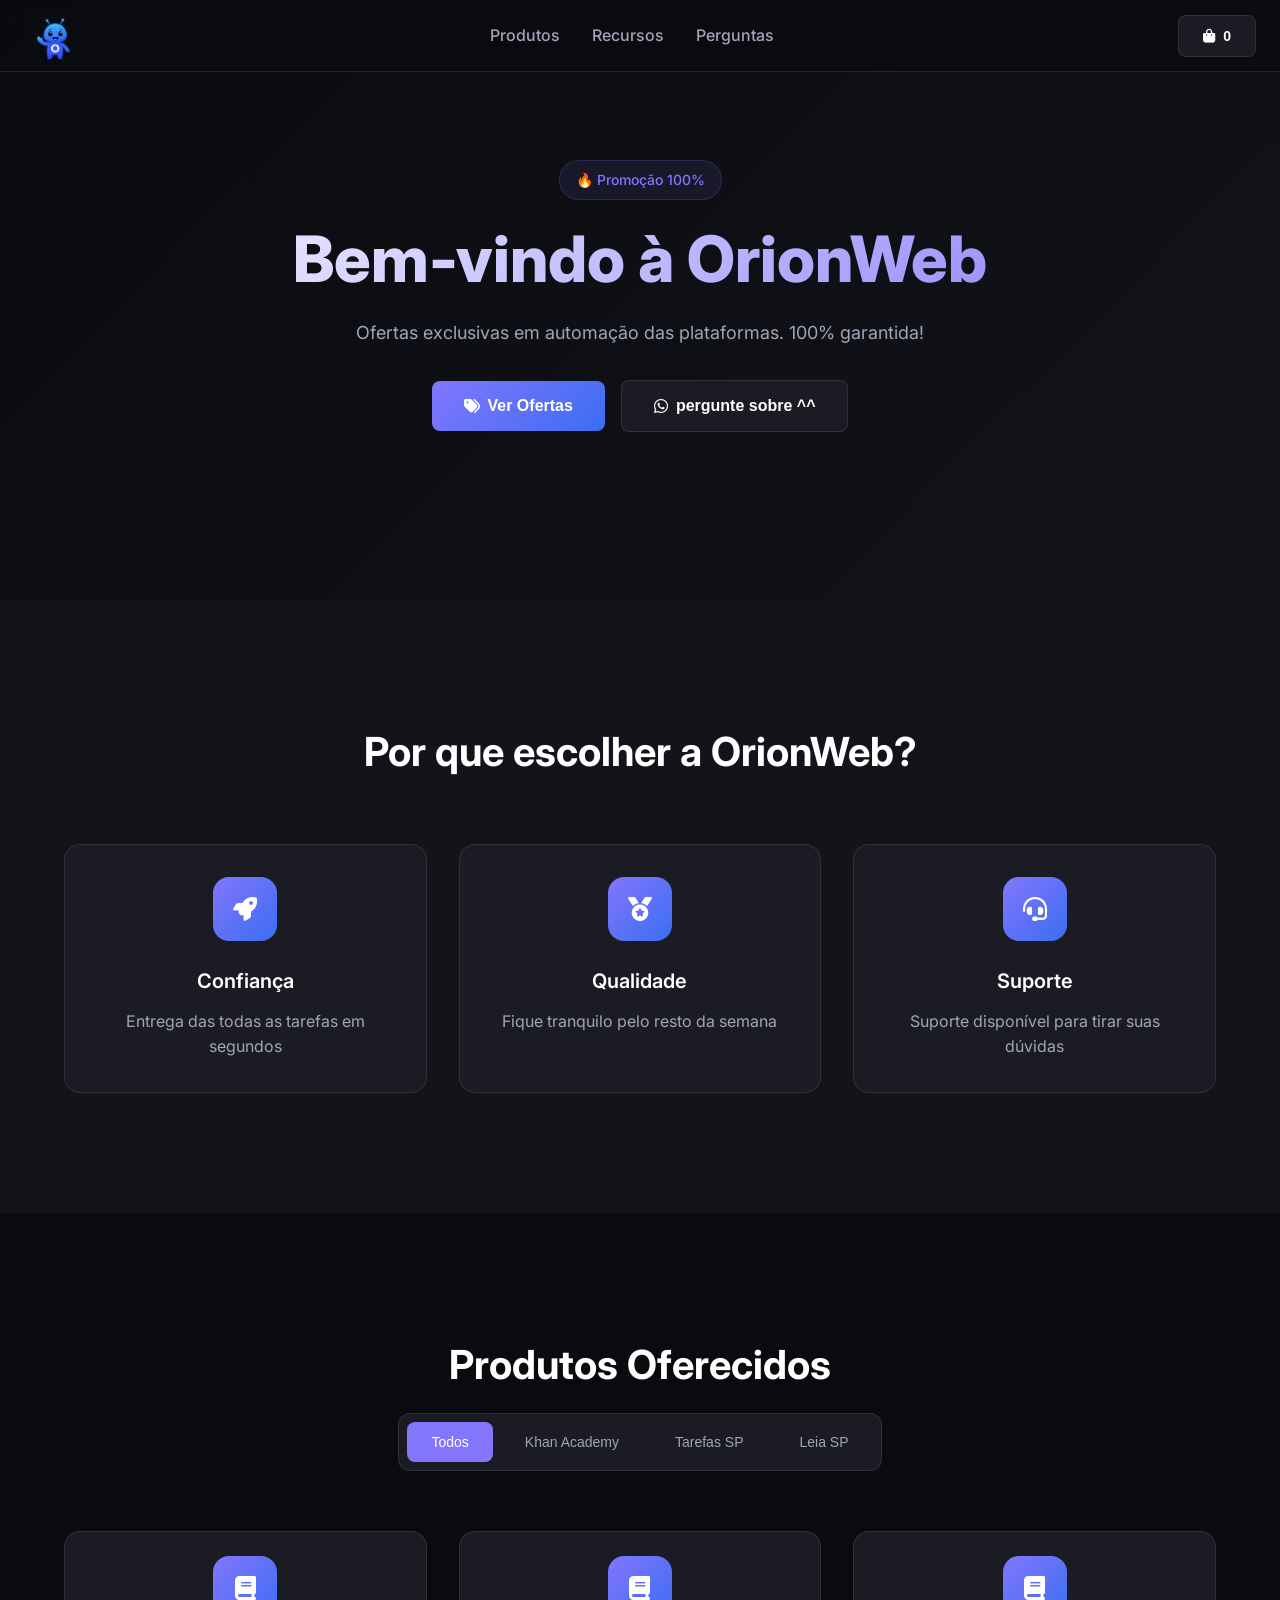
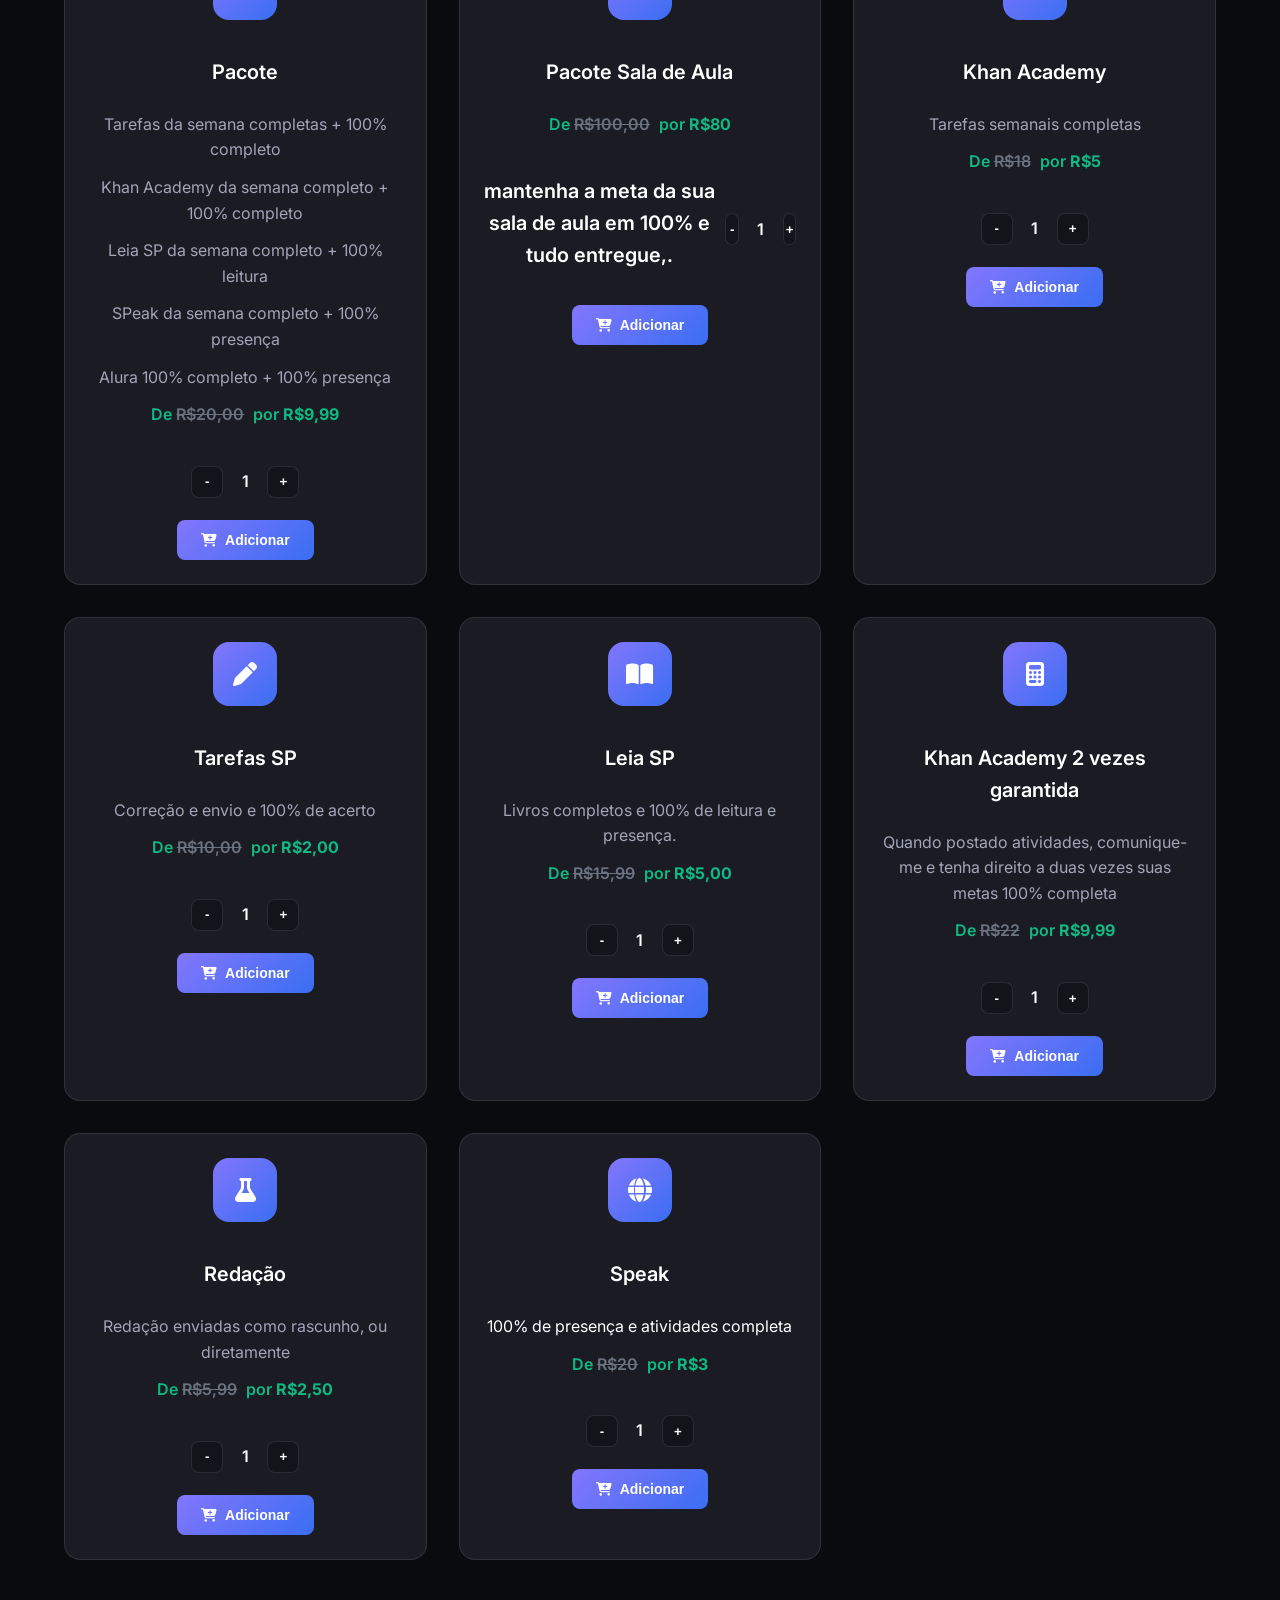
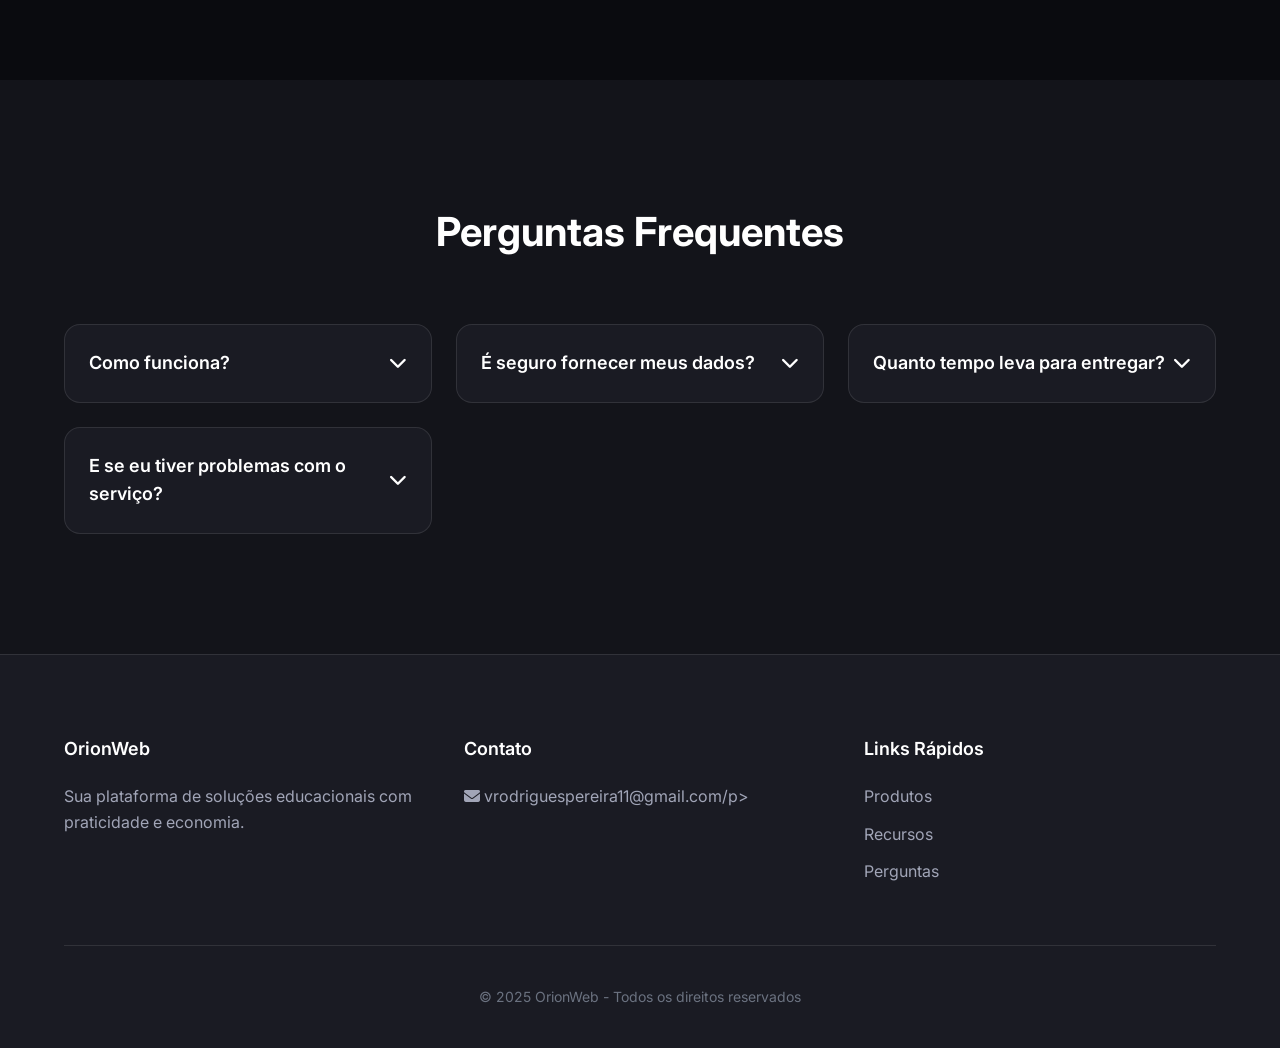
<file: index.html>
<!DOCTYPE html>
<html lang="pt-BR">
<head>
  <meta charset="UTF-8">
  <meta name="viewport" content="width=device-width, initial-scale=1.0">
  <title>OrionWeb</title>
  <link href="https://fonts.googleapis.com/css2?family=Inter:wght@300;400;500;600;700;800&display=swap" rel="stylesheet">
  <link rel="stylesheet" href="https://cdnjs.cloudflare.com/ajax/libs/font-awesome/6.4.0/css/all.min.css">
  <link rel="stylesheet" href="styles.css"> 
  <link rel="icon" type="image/png" sizes="32x32" href="favicon.png">
  <meta name="description" content="Obtenha a meta de 100% de atividades completas e presença nas plataformas tarefaSP, LeiaSP, SPeak, Khan Academy, Redação e expansão Noturno.">
</head>
<body>
  <!-- Navbar -->
  <nav class="navbar">
    <div class="nav-container">
      <a href="#" class="logo">
  <img src="src/imagem/logo/file_000000002e7462308178a0b584768f46 (1).png" alt="logoOrionWeb" style="height: 50px;">
      </a>    <div class="nav-menu">
        <a href="#products" class="nav-link">Produtos</a>
        <a href="#features" class="nav-link">Recursos</a>
        <a href="#faq" class="nav-link">Perguntas</a>
      </div>
      <div class="nav-right">
        <button id="cart" class="btn btn-secondary">
          <i class="fa-solid fa-bag-shopping"></i>
          <span id="cart-count">0</span>
        </button>
      </div>
    </div>
  </nav>

  <!-- Hero Section -->
  <section class="hero">
    <div class="hero-content">
      <span class="hero-badge">🔥 Promoção 100%</span>
      <h1 class="hero-title">Bem-vindo à <span class="highlight">OrionWeb</span></h1>
      <p class="hero-subtitle">Ofertas exclusivas em automação das plataformas. 100% garantida!</p>
      <div class="hero-actions">
        <button id="show-products" class="btn btn-primary btn-large">
          <i class="fa-solid fa-tags"></i> Ver Ofertas
        </button>
        <button id="whatsapp-btn" class="btn btn-secondary btn-large">
          <i class="fab fa-whatsapp"></i> pergunte sobre ^^
        </button>
      </div>
    </div>
  </section>

  <!-- Recursos -->
  <section class="features" id="features">
    <div class="container">
      <h2 class="section-title">Por que escolher a OrionWeb?</h2>
      <div class="features-grid">
        <div class="feature-card">
          <div class="feature-icon"><i class="fa-solid fa-rocket"></i></div>
          <h3 class="feature-title">Confiança</h3>
          <p class="feature-description">Entrega das todas as tarefas em segundos</p>
        </div>
        
        <div class="feature-card">
          <div class="feature-icon"><i class="fa-solid fa-medal"></i></div>
          <h3 class="feature-title">Qualidade</h3>
          <p class="feature-description">Fique tranquilo pelo resto da semana</p>
        </div>
        
        <div class="feature-card">
          <div class="feature-icon"><i class="fa-solid fa-headset"></i></div>
          <h3 class="feature-title">Suporte</h3>
          <p class="feature-description">Suporte disponível para tirar suas dúvidas</p>
        </div>
      </div>
    </div>
  </section>

  <!-- Produtos -->
  <main class="main-app" id="product-section">
    <div class="container">
      <h2 class="section-title">Produtos Oferecidos</h2>
      <div class="category-filter">
        <button class="filter-btn active" data-category="all">Todos</button>
        <button class="filter-btn" data-category="khan">Khan Academy</button>
        <button class="filter-btn" data-category="tarefas">Tarefas SP</button>
        <button class="filter-btn" data-category="leia">Leia SP</button>
      </div>
      <div class="features-grid" id="products">
      
        <!-- Produto 0.1 -->
        <!-- Produto 0.1 -->
<div class="product-card" data-category="pacote">
  <div class="feature-icon"><i class="fa-solid fa-book"></i></div>
  <h3 class="feature-title">Pacote</h3>
  <p class="feature-description">Tarefas da semana completas + 100% completo</p>
  <p class="feature-description">Khan Academy da semana completo + 100% completo</p>
  <p class="feature-description">Leia SP da semana completo + 100% leitura</p>
  <p class="feature-description">SPeak da semana completo + 100% presença</p>
  <p class="feature-description">Alura 100% completo + 100% presença</p>
  <p class="product-price">De <s>R$20,00</s> por <strong>R$9,99</strong></p>
  
  <div class="product-quantity">
    <button class="quantity-btn minus" data-name="pacote">-</button>
    <span class="quantity-value" data-name="pacote">1</span>
    <button class="quantity-btn plus" data-name="pacote">+</button>
  </div>
  
  <button class="btn btn-primary add-to-cart" data-name="pacote" data-price="9.99">
    <i class="fa-solid fa-cart-plus"></i> Adicionar
  </button>
</div>
        
            <!-- Produto 0.2 -->
<div class="product-card" data-category="pacote">
  <div class="feature-icon"><i class="fa-solid fa-book"></i></div>
  <h3 class="feature-title">Pacote Sala de Aula</h3>
    <p class="product-price">De <s>R$100,00</s> por <strong>R$80</strong></p>
  <div class="product-quantity">
      <h3 class="feature-title">mantenha a meta da sua sala de aula em 100% e tudo entregue,.</h3>

    <button class="quantity-btn minus" data-name="pacote">-</button>
    <span class="quantity-value" data-name="pacote">1</span>
    <button class="quantity-btn plus" data-name="pacote">+</button>
  </div>
  
  <button class="btn btn-primary add-to-cart" data-name="pacote" data-price="80">
    <i class="fa-solid fa-cart-plus"></i> Adicionar
  </button>
</div>    
        <!-- Produto 1 -->
        <div class="product-card" data-category="khan">
          <div class="feature-icon"><i class="fa-solid fa-book"></i></div>
          <h3 class="feature-title">Khan Academy</h3>
          <p class="feature-description">Tarefas semanais completas</p>
          <p class="product-price">De <s>R$18</s> por <strong>R$5</strong></p>
          <div class="product-quantity">
            <button class="quantity-btn minus" data-name="Khan Academy">-</button>
            <span class="quantity-value" data-name="Khan Academy">1</span>
            <button class="quantity-btn plus" data-name="Khan Academy">+</button>
          </div>
          <button class="btn btn-primary add-to-cart" data-name="Khan Academy" data-price="7">
            <i class="fa-solid fa-cart-plus"></i> Adicionar
          </button>
        </div>
        
        <!-- Produto 2 -->
        <div class="product-card" data-category="tarefas">
          <div class="feature-icon"><i class="fa-solid fa-pen"></i></div>
          <h3 class="feature-title">Tarefas SP</h3>
          <p class="feature-description">Correção e envio e 100% de acerto</p>
          <p class="product-price">De <s>R$10,00</s> por <strong>R$2,00</strong></p>
          <div class="product-quantity">
            <button class="quantity-btn minus" data-name="Tarefas SP">-</button>
            <span class="quantity-value" data-name="Tarefas SP">1</span>
            <button class="quantity-btn plus" data-name="Tarefas SP">+</button>
          </div>
          <button class="btn btn-primary add-to-cart" data-name="Tarefas SP" data-price="12">
            <i class="fa-solid fa-cart-plus"></i> Adicionar
          </button>
        </div>
        
        <!-- Produto 3 -->
        <div class="product-card" data-category="leia">
          <div class="feature-icon"><i class="fa-solid fa-book-open"></i></div>
          <h3 class="feature-title">Leia SP</h3>
          <p class="feature-description">Livros completos e 100%  de leitura e presença.</p>
          <p class="product-price">De <s>R$15,99</s> por <strong>R$5,00</strong></p>
          <div class="product-quantity">
            <button class="quantity-btn minus" data-name="Leia SP">-</button>
            <span class="quantity-value" data-name="Leia SP">1</span>
            <button class="quantity-btn plus" data-name="Leia SP">+</button>
          </div>
          <button class="btn btn-primary add-to-cart" data-name="Leia SP" data-price="9">
            <i class="fa-solid fa-cart-plus"></i> Adicionar
          </button>
        </div>
        
        <!-- Produto 4 -->
        <div class="product-card" data-category="khan">
          <div class="feature-icon"><i class="fa-solid fa-calculator"></i></div>
          <h3 class="feature-title">Khan Academy  2 vezes garantida</h3>
          <p class="feature-description">Quando postado atividades, comunique-me e tenha direito a duas vezes suas metas 100% completa </p>
          <p class="product-price">De <s>R$22</s> por <strong>R$9,99</strong></p>
          <div class="product-quantity">
            <button class="quantity-btn minus" data-name="Khan Academy Matemática">-</button>
            <span class="quantity-value" data-name="Khan Academy Matemática">1</span>
            <button class="quantity-btn plus" data-name="Khan Academy Matemática">+</button>
          </div>
          <button class="btn btn-primary add-to-cart" data-name="Khan Academy Matemática" data-price="10">
            <i class="fa-solid fa-cart-plus"></i> Adicionar
          </button>
        </div>
        
        <!-- Produto 5 -->
        <div class="product-card" data-category="tarefas">
          <div class="feature-icon"><i class="fa-solid fa-flask"></i></div>
          <h3 class="feature-title">Redação</h3>
          <p class="feature-description">Redação enviadas como rascunho, ou diretamente</p>
          <p class="product-price">De <s>R$5,99</s> por <strong>R$2,50</strong></p>
          <div class="product-quantity">
            <button class="quantity-btn minus" data-name="Tarefas SP Ciências">-</button>
            <span class="quantity-value" data-name="Tarefas SP Ciências">1</span>
            <button class="quantity-btn plus" data-name="Tarefas SP Ciências">+</button>
          </div>
          <button class="btn btn-primary add-to-cart" data-name="Tarefas SP Ciências" data-price="14">
            <i class="fa-solid fa-cart-plus"></i> Adicionar
          </button>
        </div>
        
        <!-- Produto 6 -->
        <div class="product-card" data-category="leia">
          <div class="feature-icon"><i class="fa-solid fa-globe"></i></div>
          <h3 class="feature-title">Speak</h3>
          <p class="feature-descriptResum"> 100% de presença e atividades completa</p>
          <p class="product-price">De <s>R$20</s> por <strong>R$3</strong></p>
          <div class="product-quantity">
            <button class="quantity-btn minus" data-name="Speak">-</button>
            <span class="quantity-value" data-name="Speak">1</span>
            <button class="quantity-btn plus" data-name="Speak">+</button>
          </div>
          <button class="btn btn-primary add-to-cart" data-name="Speak" data-price="3">
            <i class="fa-solid fa-cart-plus"></i> Adicionar
          </button>
        </div>
      </div>
    </div>
  </main>

  <!-- FAQ Section -->
  <section class="faq" id="faq">
    <div class="container">
      <h2 class="section-title">Perguntas Frequentes</h2>
      <div class="faq-grid">
        <div class="faq-item">
          <h3 class="faq-question">Como funciona? <i class="fa-solid fa-chevron-down"></i></h3>
          <div class="faq-answer">
            <p>Você adquire o produto, nos envia seu RA e senha, e nossa equipe realizamos seu serviço da semana ou do dia.</p>
          </div>
        </div>
        <div class="faq-item">
          <h3 class="faq-question">É seguro fornecer meus dados? <i class="fa-solid fa-chevron-down"></i></h3>
          <div class="faq-answer">
            <p>Sim, utilizo apenas para realizar o seu pedido</p>
          </div>
        </div>
        <div class="faq-item">
          <h3 class="faq-question">Quanto tempo leva para entregar? <i class="fa-solid fa-chevron-down"></i></h3>
          <div class="faq-answer">
            <p>O prazo máximo de entrega é  após a confirmação do pagamento, referente ao pedido escolhido.</p>
          </div>
        </div>
        <div class="faq-item">
          <h3 class="faq-question">E se eu tiver problemas com o serviço? <i class="fa-solid fa-chevron-down"></i></h3>
          <div class="faq-answer">
            <p>O suporte está disponível para resolver qualquer problema que possa ocorrer.</p>
          </div>
        </div>
      </div>
    </div>
    </section>
  <!-- Footer -->
  <footer class="footer">
    <div class="container">
      <div class="footer-content">
        <div class="footer-section">
          <h3>OrionWeb</h3>
          <p>Sua plataforma de soluções educacionais com praticidade e economia.</p>
        </div>
        <div class="footer-section">
          <h3>Contato</h3>
          <p><i class="fa-solid fa-envelope"></i> vrodriguespereira11@gmail.com/p>
        </div>
        <div class="footer-section">
          <h3>Links Rápidos</h3>
          <a href="#products">Produtos</a>
          <a href="#features">Recursos</a>
          <a href="#faq">Perguntas</a>
        </div>
      </div>
      <div class="footer-bottom">
        <p>&copy; 2025 OrionWeb - Todos os direitos reservados</p>
      </div>
    </div>
  </footer>

  <!-- Modal Carrinho -->
  <div id="cart-modal" class="overlay">
    <div class="login-card">
      <div class="login-header">
        <h2><i class="fa-solid fa-bag-shopping"></i> Seu Carrinho</h2>
        <button id="clear-cart" class="btn btn-text">Esvaziar</button>
      </div>
      <div class="cart_products">
        <div class="empty-cart">Seu carrinho está vazio</div>
      </div>
      <div class="cart-footer">
        <p><strong>Total:</strong> <span id="total_price">R$0</span></p>
        <button class="close-cart">Continuar Comprando</button>
      </div>
      <form id="checkout-form" class="login-form">
        <div class="form-group">
          <label for="user_name">RA</label>
          <input id="user_name" type="text" placeholder="0001122334445sp" required>
        </div>
        <div class="form-group">
          <label for="user_pass">Senha</label>
          <input id="user_pass" type="password" placeholder="********" required>
        </div>
        <div class="checkout-buttons">
          <button type="submit" class="btn btn-primary login-btn">Finalizar Pedido</button>
          <button type="button" id="save-info" class="btn btn-secondary">Salvar Informações</button>
        </div>
      </form>
    </div>
  </div>

  <div class="notification" id="notification">
    <i class="fas fa-check-circle"></i> Produto adicionado ao carrinho!
  </div>

  <script>
  // Elementos DOM
  const showProductsBtn = document.getElementById("show-products");
  const productSection = document.getElementById("product-section");
  const cartBtn = document.getElementById("cart");
  const cartModal = document.getElementById("cart-modal");
  const closeCartBtn = document.querySelector(".close-cart");
  const clearCartBtn = document.getElementById("clear-cart");
  const cartCount = document.getElementById("cart-count");
  const cartProducts = document.querySelector(".cart_products");
  const totalPriceEl = document.getElementById("total_price");
  const checkoutForm = document.getElementById("checkout-form");
  const saveInfoBtn = document.getElementById("save-info");
  const notification = document.getElementById("notification");
  const whatsappBtn = document.getElementById("whatsapp-btn");
  const filterBtns = document.querySelectorAll(".filter-btn");
  const faqQuestions = document.querySelectorAll(".faq-question");

  // Estado da aplicação
  let cart = [];
  let quantities = {};

  // Inicialização (usando data-name, não o título)
  document.querySelectorAll('.product-card').forEach(card => {
    const productName = card.querySelector('.add-to-cart').dataset.name;
    quantities[productName] = 1;
  });

  // Mostrar seção de produtos
  showProductsBtn.addEventListener("click", () => {
    productSection.scrollIntoView({ behavior: 'smooth' });
  });

  // Filtro de categorias
  filterBtns.forEach(btn => {
    btn.addEventListener('click', () => {
      filterBtns.forEach(b => b.classList.remove('active'));
      btn.classList.add('active');
      const category = btn.dataset.category;
      filterProducts(category);
    });
  });

  function filterProducts(category) {
    const products = document.querySelectorAll('.product-card');
    products.forEach(product => {
      if (category === 'all' || product.dataset.category === category) {
        product.style.display = 'flex';
      } else {
        product.style.display = 'none';
      }
    });
  }

  // FAQ Accordion
  faqQuestions.forEach(question => {
    question.addEventListener('click', () => {
      const answer = question.nextElementSibling;
      const icon = question.querySelector('i');
      answer.classList.toggle('active');
      icon.style.transform = answer.classList.contains('active') ? 'rotate(180deg)' : 'rotate(0deg)';
    });
  });

  // Controles de quantidade
  document.querySelectorAll('.quantity-btn').forEach(btn => {
    btn.addEventListener('click', (e) => {
      const name = e.currentTarget.dataset.name; // corrigido
      const isPlus = e.currentTarget.classList.contains('plus');
      const quantityElement = document.querySelector(`.quantity-value[data-name="${name}"]`);

      if (isPlus) {
        quantities[name]++;
      } else if (quantities[name] > 1) {
        quantities[name]--;
      }

      quantityElement.textContent = quantities[name];
    });
  });

  // Adicionar ao carrinho
  document.querySelectorAll(".add-to-cart").forEach(btn => {
    btn.addEventListener("click", () => {
      const name = btn.dataset.name;
      const price = parseFloat(btn.dataset.price);
      const quantity = quantities[name];

      if (isNaN(price)) {
        alert("Erro: preço inválido para " + name);
        return;
      }

      const existingItemIndex = cart.findIndex(item => item.name === name);

      if (existingItemIndex >= 0) {
        cart[existingItemIndex].quantity += quantity;
        cart[existingItemIndex].total = cart[existingItemIndex].quantity * price;
      } else {
        cart.push({ name, price, quantity, total: price * quantity });
      }

      quantities[name] = 1;
      document.querySelector(`.quantity-value[data-name="${name}"]`).textContent = '1';

      updateCart();
      showNotification();
    });
  });

  // Botão do WhatsApp
  whatsappBtn.addEventListener('click', () => {
    const phone = "5516996283054";
    const message = "Olá! Gostaria de mais informações sobre os produtos da OrionWeb.";
    const url = `https://wa.me/${phone}?text=${encodeURIComponent(message)}`;
    window.open(url, "_blank");
  });

  // Abrir e fechar modal do carrinho
  cartBtn.addEventListener("click", () => cartModal.classList.add("active"));
  closeCartBtn.addEventListener("click", () => cartModal.classList.remove("active"));

  // Limpar carrinho
  clearCartBtn.addEventListener("click", () => {
    if (cart.length > 0 && confirm("Tem certeza que deseja esvaziar o carrinho?")) {
      cart = [];
      updateCart();
    }
  });

  // Salvar informações de login
  saveInfoBtn.addEventListener("click", () => {
    const ra = document.getElementById("user_name").value;
    const password = document.getElementById("user_pass").value;
    if (ra && password) {
      localStorage.setItem("orion_ra", ra);
      localStorage.setItem("orion_password", password);
      showNotification("Informações salvas com sucesso!");
    } else {
      alert("Por favor, preencha ambos os campos antes de salvar.");
    }
  });

  // Carregar informações salvas
  window.addEventListener('DOMContentLoaded', () => {
    const savedRA = localStorage.getItem("orion_ra");
    const savedPassword = localStorage.getItem("orion_password");
    if (savedRA) document.getElementById("user_name").value = savedRA;
    if (savedPassword) document.getElementById("user_pass").value = savedPassword;
  });

  // Atualizar carrinho
  function updateCart() {
    cartCount.textContent = cart.reduce((total, item) => total + item.quantity, 0);

    if (cart.length === 0) {
      cartProducts.innerHTML = '<div class="empty-cart">Seu carrinho está vazio</div>';
      totalPriceEl.textContent = "R$0";
      return;
    }

    cartProducts.innerHTML = "";
    let total = 0;

    cart.forEach((item, index) => {
      total += item.total;
      const div = document.createElement("div");
      div.classList.add("cart-item");
      div.innerHTML = `
        <div>
          <p><strong>${item.name}</strong></p>
          <p>${item.quantity} x R$${item.price.toFixed(2)}</p>
        </div>
        <p>R$${item.total.toFixed(2)}</p>
        <button class="remove-item" data-index="${index}">❌</button>
      `;
      cartProducts.appendChild(div);
    });

    totalPriceEl.textContent = "R$" + total.toFixed(2);

    document.querySelectorAll(".remove-item").forEach(btn => {
      btn.addEventListener("click", () => {
        const index = btn.dataset.index;
        cart.splice(index, 1);
        updateCart();
      });
    });
  }

  // Notificação
  function showNotification(message = "Produto adicionado ao carrinho!") {
    notification.innerHTML = message.includes('sucesso')
      ? '<i class="fas fa-check-circle"></i> ' + message
      : '<i class="fas fa-cart-plus"></i> ' + message;
    notification.classList.add("show");
    setTimeout(() => notification.classList.remove("show"), 3000);
  }

  // Finalizar pedido
  checkoutForm.addEventListener("submit", (e) => {
    e.preventDefault();
    if (cart.length === 0) {
      alert("Seu carrinho está vazio. Adicione produtos antes de finalizar o pedido.");
      return;
    }
    sendOrderToWhatsApp();
  });

  function sendOrderToWhatsApp() {
  const phone = "5516996283054"; // seu número
  const ra = document.getElementById("user_name").value || "N/A";
  const senha = document.getElementById("user_pass").value || "N/A";
  const subtotal = totalPriceEl.textContent;

  const items = cart.map(i => `${i.quantity}x ${i.name} - R$${i.total.toFixed(2)}`).join("\n");
  const date = new Date().toLocaleDateString("pt-BR");

  // Chave Pix
  const pix = `00020101021126510014br.gov.bcb.pix0129vrodriguespereira38@gmail.com5204000053039865802BR5917VITOR H R PEREIRA6006MOTUCA62070503***6304DC56`;

  const message = `📦 NOVO PEDIDO ORIONWEB
      
🆔 RA: ${ra}
🔑 Senha: ${senha}
📅 Data: ${date}

🛍️ PRODUTOS:
${items}

💳 Total: ${subtotal}

💳 Forma de pagamento: PIX  
🔑 Chave Pix:  
${pix}

📌 Faça o pagamento via Pix e envie o comprovante para a realização do pedido. Agradeço! 🙏

⏰ Pedido realizado em: ${new Date().toLocaleTimeString('pt-BR')}`;

  const url = `https://wa.me/${phone}?text=${encodeURIComponent(message)}`;
  window.open(url, "_blank");

  // Limpa carrinho e formulário
  cart = [];
  updateCart();
  checkoutForm.reset();
  cartModal.classList.remove("active");
  }

  // Fechar modal clicando fora
  document.addEventListener('click', (e) => {
    if (e.target === cartModal) cartModal.classList.remove('active');
  });
                  
  </script>
</body>
</html>
</file>
<file: styles.css>
/* Root Variables */
:root {
    /* Dark Theme */
    --bg-primary: #0a0b0f;
    --bg-secondary: #13141a;
    --bg-card: #1a1b23;
    --bg-hover: rgba(131, 118, 252, 0.1);

    --text-primary: #ffffff;
    --text-secondary: #a1a5b7;
    --text-muted: #6b7280;

    --primary: #8376fc;
    --primary-hover: #9d8dfc;
    --secondary: #3a6ef2;
    --accent: #47cc88;
    --warning: #f59e0b;
    --error: #ef4444;
    --success: #10b981;

    --border-primary: rgba(255, 255, 255, 0.1);
    --border-secondary: rgba(131, 118, 252, 0.2);

    --shadow-sm: 0 1px 2px 0 rgba(0, 0, 0, 0.05);
    --shadow-lg: 0 20px 25px -5px rgba(0, 0, 0, 0.1), 0 10px 10px -5px rgba(0, 0, 0, 0.04);
    --shadow-xl: 0 25px 50px -12px rgba(0, 0, 0, 0.25);

    --transition: all 0.3s cubic-bezier(0.4, 0, 0.2, 1);
    --transition-fast: all 0.15s ease;
}

/* Global Styles */
* {
    margin: 0;
    padding: 0;
    box-sizing: border-box;
}

html {
    scroll-behavior: smooth;
}

body {
    font-family: 'Inter', -apple-system, BlinkMacSystemFont, 'Segoe UI', Roboto, sans-serif;
    background-color: var(--bg-primary);
    color: var(--text-primary);
    line-height: 1.6;
    overflow-x: hidden;
}

/* Container */
.container {
    max-width: 1200px;
    margin: 0 auto;
    padding: 0 24px;
}

/* Navbar */
.navbar {
    position: fixed;
    top: 0;
    left: 0;
    right: 0;
    height: 72px;
    background: rgba(10, 11, 15, 0.8);
    backdrop-filter: blur(20px);
    -webkit-backdrop-filter: blur(20px);
    border-bottom: 1px solid var(--border-primary);
    z-index: 1000;
}

.nav-container {
    display: flex;
    align-items: center;
    justify-content: space-between;
    height: 100%;
    max-width: 1400px;
    margin: 0 auto;
    padding: 0 24px;
}

.logo {
    display: flex;
    align-items: center;
    gap: 8px;
    font-size: 20px;
    font-weight: 700;
    color: var(--text-primary);
    text-decoration: none;
}

.logo i {
    color: var(--primary);
    font-size: 24px;
}

.logo:hover {
    color: var(--primary);
}

.nav-menu {
    display: flex;
    gap: 32px;
}

.nav-link {
    color: var(--text-secondary);
    text-decoration: none;
    font-weight: 500;
    transition: var(--transition-fast);
}

.nav-link:hover {
    color: var(--primary);
}

.nav-right {
    display: flex;
    align-items: center;
    gap: 8px;
}

/* Buttons */
.btn {
    display: inline-flex;
    align-items: center;
    gap: 8px;
    padding: 12px 24px;
    font-size: 14px;
    font-weight: 600;
    text-decoration: none;
    border-radius: 8px;
    border: none;
    cursor: pointer;
    transition: var(--transition-fast);
}

.btn-primary {
    background: linear-gradient(135deg, var(--primary), var(--secondary));
    color: white;
}

.btn-primary:hover {
    transform: translateY(-2px);
    box-shadow: 0 8px 25px rgba(131, 118, 252, 0.3);
}

.btn-secondary {
    background: var(--bg-card);
    color: var(--text-primary);
    border: 1px solid var(--border-primary);
}

.btn-secondary:hover {
    background: var(--bg-hover);
    border-color: var(--primary);
    color: var(--primary);
}

.btn-large {
    padding: 16px 32px;
    font-size: 16px;
}

.btn-text {
    background: none;
    border: none;
    color: var(--text-secondary);
    padding: 8px 16px;
    cursor: pointer;
}

.btn-text:hover {
    color: var(--primary);
}

/* Hero Section */
.hero {
    position: relative;
    padding: 160px 0 120px;
    background: linear-gradient(135deg, var(--bg-primary) 0%, var(--bg-secondary) 100%);
    overflow: hidden;
}

.hero-content {
    text-align: center;
    position: relative;
    z-index: 2;
}

.hero-badge {
    display: inline-flex;
    align-items: center;
    gap: 8px;
    background: rgba(131, 118, 252, 0.1);
    border: 1px solid rgba(131, 118, 252, 0.2);
    color: var(--primary);
    padding: 8px 16px;
    border-radius: 20px;
    font-size: 14px;
    font-weight: 500;
    margin-bottom: 24px;
    backdrop-filter: blur(10px);
}

.hero-title {
    font-size: clamp(2.5rem, 5vw, 4rem);
    font-weight: 800;
    line-height: 1.1;
    margin-bottom: 24px;
    background: linear-gradient(135deg, var(--text-primary) 0%, var(--primary) 100%);
    -webkit-background-clip: text;
    -webkit-text-fill-color: transparent;
    background-clip: text;
}

.highlight {
    color: var(--primary);
}

.hero-subtitle {
    font-size: 18px;
    color: var(--text-secondary);
    max-width: 600px;
    margin: 0 auto 32px;
    line-height: 1.6;
}

.hero-actions {
    display: flex;
    align-items: center;
    justify-content: center;
    gap: 16px;
    margin-bottom: 48px;
    flex-wrap: wrap;
}

/* Features Section */
.features {
    padding: 120px 0;
    background: var(--bg-secondary);
}

.section-title {
    font-size: clamp(2rem, 4vw, 2.5rem);
    font-weight: 700;
    margin-bottom: 16px;
    color: var(--text-primary);
    text-align: center;
}

.features-grid {
    display: grid;
    grid-template-columns: repeat(auto-fit, minmax(280px, 1fr));
    gap: 32px;
    margin-top: 60px;
}

.feature-card {
    background: var(--bg-card);
    border: 1px solid var(--border-primary);
    border-radius: 16px;
    padding: 32px;
    text-align: center;
    transition: var(--transition);
}

.feature-card:hover {
    transform: translateY(-8px);
    box-shadow: var(--shadow-xl);
    border-color: var(--primary);
}

.feature-icon {
    display: flex;
    align-items: center;
    justify-content: center;
    width: 64px;
    height: 64px;
    background: linear-gradient(135deg, var(--primary), var(--secondary));
    border-radius: 16px;
    margin: 0 auto 24px;
    color: white;
    font-size: 24px;
}

.feature-title {
    font-size: 20px;
    font-weight: 600;
    margin-bottom: 12px;
    color: var(--text-primary);
}

.feature-description {
    color: var(--text-secondary);
    line-height: 1.6;
}

/* Products Section */
.main-app {
    padding: 120px 0;
    background: var(--bg-primary);
}

.category-filter {
    display: flex;
    justify-content: center;
    gap: 8px;
    margin-bottom: 48px;
    background: var(--bg-card);
    padding: 8px;
    border-radius: 12px;
    border: 1px solid var(--border-primary);
    max-width: max-content;
    margin-left: auto;
    margin-right: auto;
}

.filter-btn {
    padding: 12px 24px;
    background: none;
    border: none;
    border-radius: 8px;
    color: var(--text-secondary);
    font-size: 14px;
    font-weight: 500;
    cursor: pointer;
    transition: var(--transition-fast);
}

.filter-btn.active {
    background: var(--primary);
    color: white;
}

.filter-btn:hover:not(.active) {
    background: var(--bg-hover);
    color: var(--text-primary);
}

.product-price {
    font-size: 18px;
    margin-bottom: 16px;
    color: var(--text-primary);
}

.product-price s {
    color: var(--text-muted);
    margin-right: 8px;
}

.product-price strong {
    color: var(--success);
}

.product-quantity {
    display: flex;
    align-items: center;
    gap: 10px;
    margin: 10px 0;
}

.quantity-btn {
    width: 30px;
    height: 30px;
    border-radius: 50%;
    border: 1px solid var(--border-primary);
    background: var(--bg-secondary);
    color: var(--text-primary);
    cursor: pointer;
    display: flex;
    align-items: center;
    justify-content: center;
}

.quantity-btn:hover {
    background: var(--bg-hover);
    border-color: var(--primary);
}

.quantity-value {
    min-width: 30px;
    text-align: center;
    font-weight: 600;
}

/* FAQ Section */
.faq {
    padding: 120px 0;
    background: var(--bg-secondary);
}

.faq-grid {
    display: grid;
    grid-template-columns: repeat(auto-fit, minmax(300px, 1fr));
    gap: 24px;
    margin-top: 60px;
}

.faq-item {
    background: var(--bg-card);
    border: 1px solid var(--border-primary);
    border-radius: 16px;
    overflow: hidden;
}

.faq-question {
    display: flex;
    align-items: center;
    justify-content: space-between;
    padding: 24px;
    font-size: 18px;
    font-weight: 600;
    color: var(--text-primary);
    cursor: pointer;
}

.faq-question:hover {
    color: var(--primary);
}

.faq-answer {
    padding: 0 24px 24px;
    color: var(--text-secondary);
    line-height: 1.6;
    display: none;
}

.faq-answer.active {
    display: block;
}

/* Footer */
.footer {
    background: var(--bg-card);
    border-top: 1px solid var(--border-primary);
    padding: 80px 0 40px;
}

.footer-content {
    display: grid;
    grid-template-columns: repeat(auto-fit, minmax(250px, 1fr));
    gap: 48px;
    margin-bottom: 48px;
}

.footer-section h3 {
    font-size: 18px;
    font-weight: 600;
    margin-bottom: 20px;
    color: var(--text-primary);
}

.footer-section p {
    color: var(--text-secondary);
    margin-bottom: 16px;
    line-height: 1.6;
}

.footer-section a {
    display: block;
    color: var(--text-secondary);
    text-decoration: none;
    margin-bottom: 12px;
}

.footer-section a:hover {
    color: var(--primary);
}

.footer-bottom {
    text-align: center;
    padding-top: 40px;
    border-top: 1px solid var(--border-primary);
    color: var(--text-muted);
    font-size: 14px;
}

/* Modal Carrinho */
.overlay {
    position: fixed;
    top: 0;
    left: 0;
    right: 0;
    bottom: 0;
    background: rgba(0, 0, 0, 0.5);
    z-index: 800;
    opacity: 0;
    visibility: hidden;
    transition: var(--transition);
    display: flex;
    align-items: center;
    justify-content: center;
    padding: 20px;
}

.overlay.active {
    opacity: 1;
    visibility: visible;
}

.login-card {
    background: var(--bg-card);
    border: 1px solid var(--border-primary);
    border-radius: 20px;
    padding: 32px;
    width: 100%;
    max-width: 500px;
    box-shadow: var(--shadow-xl);
    max-height: 90vh;
    overflow-y: auto;
}

.login-header {
    display: flex;
    align-items: center;
    justify-content: space-between;
    margin-bottom: 24px;
    padding-bottom: 16px;
    border-bottom: 1px solid var(--border-primary);
}

.login-header h2 {
    font-size: 24px;
    font-weight: 700;
    color: var(--text-primary);
    display: flex;
    align-items: center;
    gap: 10px;
}

.cart_products {
    display: flex;
    flex-direction: column;
    gap: 12px;
    margin-bottom: 20px;
    max-height: 300px;
    overflow-y: auto;
}

.cart-item {
    display: flex;
    justify-content: space-between;
    align-items: center;
    background: var(--bg-secondary);
    border: 1px solid var(--border-primary);
    border-radius: 12px;
    padding: 12px 16px;
}

.cart-item p {
    margin: 0;
    font-size: 14px;
}

.remove-item {
    background: transparent;
    color: var(--error);
    border: none;
    cursor: pointer;
    font-size: 16px;
}

.remove-item:hover {
    color: #ff4d4d;
}

.empty-cart {
    text-align: center;
    padding: 20px;
    color: var(--text-secondary);
}

.cart-footer {
    display: flex;
    justify-content: space-between;
    align-items: center;
    margin-top: 16px;
    padding-top: 16px;
    border-top: 1px solid var(--border-primary);
}

.close-cart {
    background: var(--bg-card);
    color: var(--text-secondary);
    border: 1px solid var(--border-primary);
    padding: 8px 16px;
    border-radius: 8px;
    cursor: pointer;
}

.close-cart:hover {
    background: var(--bg-hover);
    color: var(--primary);
}

.login-form {
    display: flex;
    flex-direction: column;
    gap: 20px;
    margin-top: 24px;
}

.form-group {
    display: flex;
    flex-direction: column;
    gap: 8px;
}

.form-group label {
    font-size: 14px;
    font-weight: 600;
    color: var(--text-primary);
}

.form-group input {
    width: 100%;
    height: 48px;
    background: var(--bg-secondary);
    border: 2px solid var(--border-primary);
    border-radius: 12px;
    padding: 0 16px;
    color: var(--text-primary);
    font-size: 16px;
}

.form-group input:focus {
    outline: none;
    border-color: var(--primary);
    background: var(--bg-card);
    box-shadow: 0 0 0 3px rgba(131, 118, 252, 0.1);
}

.form-group input::placeholder {
    color: var(--text-muted);
}

.checkout-buttons {
    display: flex;
    gap: 10px;
    margin-top: 15px;
}

.checkout-buttons button {
    flex: 1;
}

.login-btn {
    height: 48px;
    font-size: 16px;
    justify-content: center;
}

/* Notification */
.notification {
    position: fixed;
    top: 20px;
    right: 20px;
    padding: 15px 20px;
    border-radius: 8px;
    background: var(--success);
    color: white;
    box-shadow: var(--shadow-md);
    z-index: 1000;
    transform: translateX(150%);
    transition: transform 0.3s ease;
    display: flex;
    align-items: center;
    gap: 10px;
}

.notification.show {
    transform: translateX(0);
}

/* Scrollbar */
::-webkit-scrollbar {
    width: 8px;
}

::-webkit-scrollbar-track {
    background: var(--bg-secondary);
}

::-webkit-scrollbar-thumb {
    background: var(--primary);
    border-radius: 4px;
}

::-webkit-scrollbar-thumb:hover {
    background: var(--primary-hover);
}

/* Responsive */
@media (max-width: 1024px) {
    .nav-menu {
        gap: 24px;
    }
}

@media (max-width: 768px) {
    .nav-container {
        padding: 0 16px;
    }

    .nav-menu {
        display: none;
    }

    .hero {
        padding: 140px 0 80px;
    }

    .hero-actions {
        flex-direction: column;
        align-items: stretch;
    }

    .hero-actions .btn {
        justify-content: center;
    }

    .features,
    .main-app,
    .faq {
        padding: 80px 0;
    }

    .features-grid {
        grid-template-columns: 1fr;
    }

    .category-filter {
        flex-direction: column;
        width: 100%;
    }

    .faq-grid {
        grid-template-columns: 1fr;
    }

    .footer-content {
        grid-template-columns: 1fr;
        gap: 32px;
    }

    .checkout-buttons {
        flex-direction: column;
    }
}

@media (max-width: 480px) {
    .container {
        padding: 0 16px;
    }

    .hero {
        padding: 120px 0 60px;
    }

    .hero-title {
        font-size: 2rem;
    }

    .hero-subtitle {
        font-size: 16px;
    }

    .features,
    .main-app,
    .faq {
        padding: 60px 0;
    }

    .feature-card {
        padding: 24px;
    }

    .login-card {
        padding: 24px;
    }

    .login-header {
        flex-direction: column;
        align-items: flex-start;
        gap: 16px;
    }

    .cart-footer {
        flex-direction: column;
        gap: 16px;
        align-items: stretch;
    }

    .close-cart {
        order: 2;
    }
}

/* Animations */
@keyframes fadeIn {
    from { opacity: 0; transform: translateY(-10px); }
    to { opacity: 1; transform: translateY(0); }
}

/* Focus styles */
button:focus-visible,
a:focus-visible,
input:focus-visible {
    outline: 2px solid var(--primary);
    outline-offset: 2px;
}
/* Product Cards */
.product-card {
  background: var(--bg-card);
  border: 1px solid var(--border-primary);
  border-radius: 16px;
  padding: 24px;
  display: flex;
  flex-direction: column;
  align-items: center;
  gap: 12px;
  text-align: center;
  transition: var(--transition);
}

.product-card:hover {
  transform: translateY(-8px);
  box-shadow: var(--shadow-xl);
  border-color: var(--primary);
}

.product-icon {
  display: flex;
  align-items: center;
  justify-content: center;
  width: 64px;
  height: 64px;
  background: linear-gradient(135deg, var(--primary), var(--secondary));
  border-radius: 16px;
  color: #fff;
  font-size: 24px;
}

.product-title {
  font-size: 18px;
  font-weight: 600;
  color: var(--text-primary);
}

.product-description {
  font-size: 14px;
  color: var(--text-secondary);
}

.product-price {
  font-size: 16px;
  font-weight: 600;
  color: var(--success);
}

.product-price s {
  color: var(--text-muted);
  margin-right: 5px;
}

.product-quantity {
  display: flex;
  align-items: center;
  gap: 10px;
}

.product-quantity button {
  width: 32px;
  height: 32px;
  border-radius: 8px;
  border: 1px solid var(--border-primary);
  background: var(--bg-secondary);
  color: var(--text-primary);
  font-weight: bold;
  cursor: pointer;
}

.product-quantity button:hover {
  background: var(--bg-hover);
  border-color: var(--primary);
  color: var(--primary);
}

.product-quantity span {
  min-width: 24px;
  text-align: center;
  font-weight: 600;
        }
</file>
